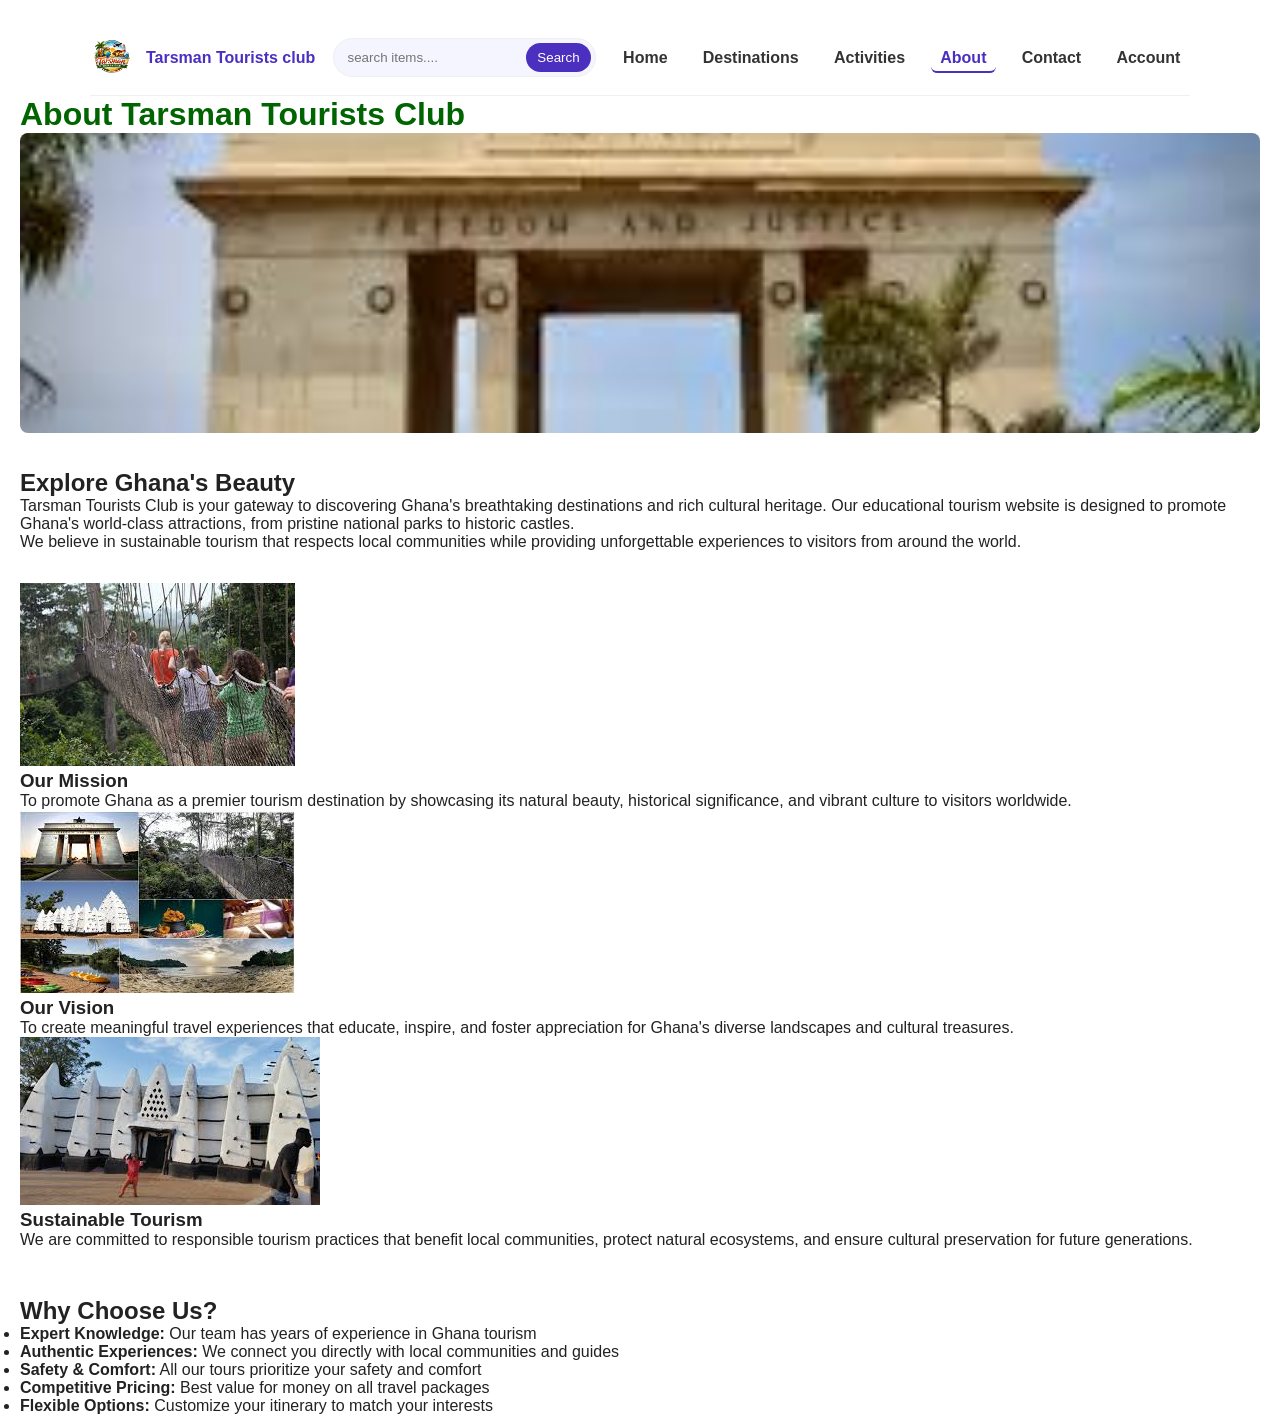
<file: about.html>
<!DOCTYPE html>
<html>
<head>
  <meta charset="UTF-8">
  <meta name="viewport" content="width=device-width, initial-scale=1.0">
  <title>About | Tarsman Tourists club</title>
  <link rel="stylesheet" href="css/style.css">

 <style>
    a {
            text-decoration: none;
        }
  </style>
</head>
<body>

<header>
  <div class="nav container">
    <a class="brand" href="index.html"><img src="IMAGE/tarsman tourism logo.png" alt="logo">Tarsman Tourists club</a>

    <div class="search">
      <input type="text" placeholder="search items....">
      <button type="submit">Search</button>
    </div>

    <ul class="ul">
      <li><a class="links" href="index.html">Home</a></li>
      <li><a class="links" href="destinations.htm">Destinations</a></li>
      <li><a class="links" href="activities.html">Activities</a></li>
      <li><a class="links active" href="about.html">About</a></li>
      <li><a class="links" href="contact.html">Contact</a></li>
      <li><a class="links" href="account.html">Account</a></li>
    </ul>

    <div class="hamburger">
      <span></span>
      <span></span>
      <span></span>
    </div>
  </div>
</header>

<h1>About Tarsman Tourists Club</h1>

<main>
  <div class="content-wrapper">
    <img src="IMAGE/independence ark.jpg" alt="Ghana Tourism" style="width: 100%; height: 300px; object-fit: cover; border-radius: 8px; margin-bottom: 2rem;">
    
    <h2>Explore Ghana's Beauty</h2>
    <p>
      Tarsman Tourists Club is your gateway to discovering Ghana's breathtaking destinations and rich cultural heritage. Our educational tourism website is designed to promote Ghana's world-class attractions, from pristine national parks to historic castles.
    </p>

    <p>
      We believe in sustainable tourism that respects local communities while providing unforgettable experiences to visitors from around the world.
    </p>
  </div>

  <div class="cards-grid" style="margin-top: 2rem;">
    <div class="card">
      <img src="IMAGE/download (2).jpg" alt="Our Mission">
      <h3>Our Mission</h3>
      <p>To promote Ghana as a premier tourism destination by showcasing its natural beauty, historical significance, and vibrant culture to visitors worldwide.</p>
    </div>

    <div class="card">
      <img src="IMAGE/download (4).jpg" alt="Our Vision">
      <h3>Our Vision</h3>
      <p>To create meaningful travel experiences that educate, inspire, and foster appreciation for Ghana's diverse landscapes and cultural treasures.</p>
    </div>

    <div class="card">
      <img src="IMAGE/Larabanga Mosque.jpg" alt="Our Values">
      <h3>Sustainable Tourism</h3>
      <p>We are committed to responsible tourism practices that benefit local communities, protect natural ecosystems, and ensure cultural preservation for future generations.</p>
    </div>
  </div>

  <div class="page-section" style="margin-top: 3rem;">
    <h2>Why Choose Us?</h2>
    <ul>
      <li><strong>Expert Knowledge:</strong> Our team has years of experience in Ghana tourism</li>
      <li><strong>Authentic Experiences:</strong> We connect you directly with local communities and guides</li>
      <li><strong>Safety & Comfort:</strong> All our tours prioritize your safety and comfort</li>
      <li><strong>Competitive Pricing:</strong> Best value for money on all travel packages</li>
      <li><strong>Flexible Options:</strong> Customize your itinerary to match your interests</li>
    </ul>
  </div>
</main>

</body>
</html>

<style>
    
    body {
  font-family: Arial, sans-serif;
  margin: 20px;
}

nav a {
  margin-right: 15px;
  text-decoration: none;
  font-weight: bold;
}

h1 {
  color: darkgreen;
}

</style>
</file>
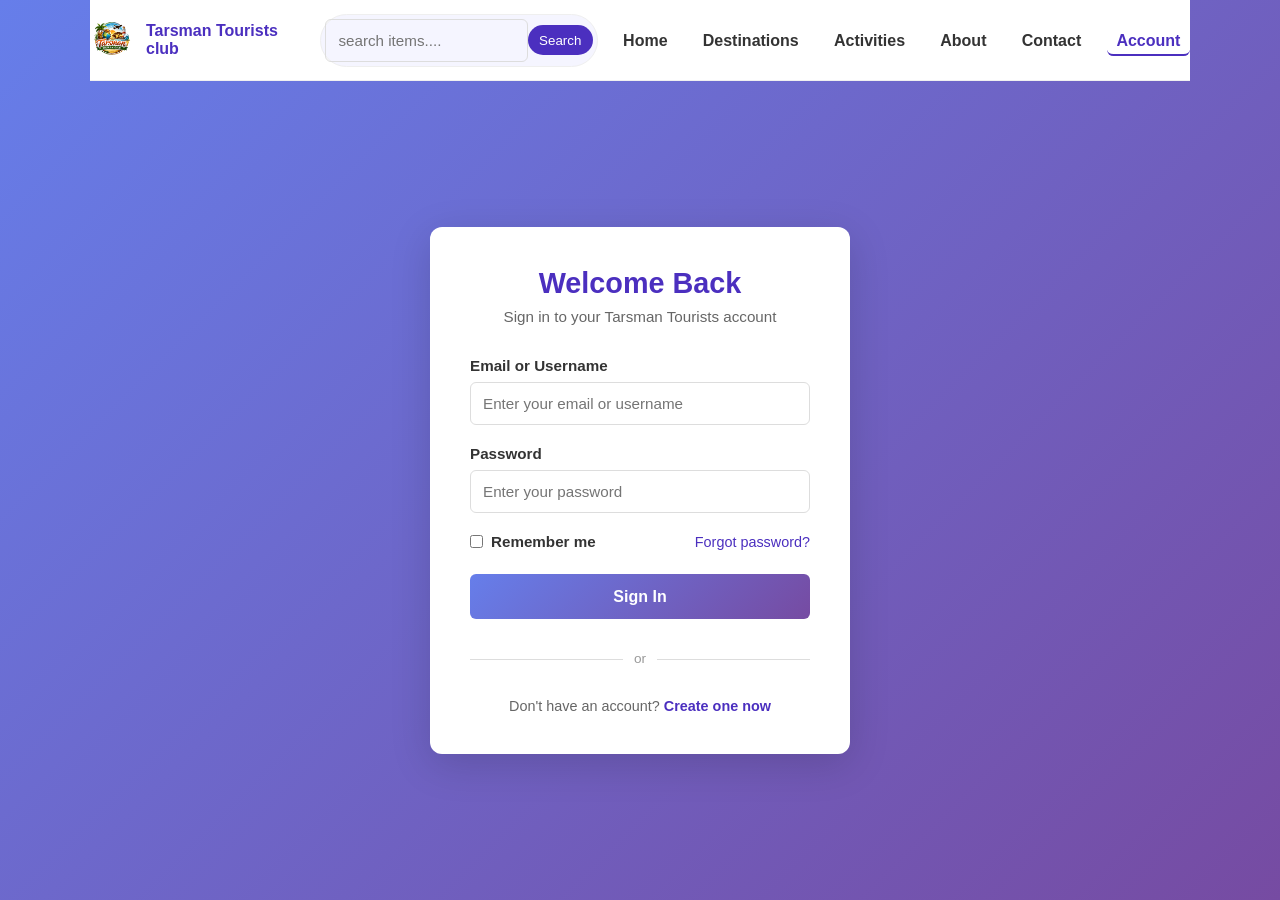
<file: account.html>
<!DOCTYPE html>
<html lang="en">
<head>
  <meta charset="UTF-8">
  <meta name="viewport" content="width=device-width, initial-scale=1.0">
  <title>Account | Tarsman Tourists club</title>
  <link rel="stylesheet" href="css/style.css">
  <style>
    a {
      text-decoration: none;
    }

    body {
      background: linear-gradient(135deg, #667eea 0%, #764ba2 100%);
      min-height: 100vh;
      display: flex;
      flex-direction: column;
    }

    main {
      flex: 1;
      display: flex;
      align-items: center;
      justify-content: center;
      padding: 2rem 1rem;
    }

    .login-container {
      background: #fff;
      border-radius: 12px;
      box-shadow: 0 10px 40px rgba(0, 0, 0, 0.15);
      width: 100%;
      max-width: 420px;
      padding: 2.5rem;
    }

    .login-header {
      text-align: center;
      margin-bottom: 2rem;
    }

    .login-header h1 {
      color: #4b2fbf;
      font-size: 1.8rem;
      margin-bottom: 0.5rem;
    }

    .login-header p {
      color: #666;
      font-size: 0.95rem;
    }

    .form-group {
      margin-bottom: 1.25rem;
    }

    label {
      display: block;
      margin-bottom: 0.5rem;
      color: #333;
      font-weight: 600;
      font-size: 0.95rem;
    }

    input[type="text"],
    input[type="email"],
    input[type="password"] {
      width: 100%;
      padding: 0.75rem;
      border: 1px solid #ddd;
      border-radius: 6px;
      font-size: 0.95rem;
      transition: border-color 0.2s ease, box-shadow 0.2s ease;
      font-family: 'Segoe UI', Tahoma, Geneva, Verdana, sans-serif;
    }

    input[type="text"]:focus,
    input[type="email"]:focus,
    input[type="password"]:focus {
      outline: none;
      border-color: #4b2fbf;
      box-shadow: 0 0 0 3px rgba(75, 47, 191, 0.1);
    }

    .form-actions {
      display: flex;
      justify-content: space-between;
      align-items: center;
      margin-bottom: 1.5rem;
      font-size: 0.9rem;
    }

    .form-actions a {
      color: #4b2fbf;
      text-decoration: none;
      transition: color 0.2s ease;
    }

    .form-actions a:hover {
      color: #764ba2;
      text-decoration: underline;
    }

    .checkbox-group {
      display: flex;
      align-items: center;
      gap: 0.5rem;
    }

    .checkbox-group input[type="checkbox"] {
      cursor: pointer;
    }

    .btn-login {
      width: 100%;
      padding: 0.85rem;
      background: linear-gradient(135deg, #667eea 0%, #764ba2 100%);
      color: #fff;
      border: none;
      border-radius: 6px;
      font-size: 1rem;
      font-weight: 600;
      cursor: pointer;
      transition: transform 0.2s ease, box-shadow 0.2s ease;
    }

    .btn-login:hover {
      transform: translateY(-2px);
      box-shadow: 0 8px 20px rgba(102, 126, 234, 0.4);
    }

    .btn-login:active {
      transform: translateY(0);
    }

    .divider {
      margin: 2rem 0;
      position: relative;
      text-align: center;
      color: #999;
      font-size: 0.85rem;
    }

    .divider::before,
    .divider::after {
      content: '';
      position: absolute;
      top: 50%;
      width: 45%;
      height: 1px;
      background: #ddd;
    }

    .divider::before {
      left: 0;
    }

    .divider::after {
      right: 0;
    }

    .signup-link {
      text-align: center;
      color: #666;
      font-size: 0.9rem;
    }

    .signup-link a {
      color: #4b2fbf;
      font-weight: 600;
      text-decoration: none;
      transition: color 0.2s ease;
    }

    .signup-link a:hover {
      color: #764ba2;
    }

    .error-message {
      background: #fee;
      color: #c33;
      padding: 0.75rem;
      border-radius: 6px;
      margin-bottom: 1.5rem;
      font-size: 0.9rem;
      display: none;
    }

    .error-message.show {
      display: block;
    }

    @media (max-width: 768px) {
      .login-container {
        padding: 2rem;
        margin: 0 1rem;
      }

      .login-header h1 {
        font-size: 1.5rem;
      }
    }

    @media (max-width: 420px) {
      .login-container {
        padding: 1.5rem;
        border-radius: 8px;
      }

      .login-header h1 {
        font-size: 1.3rem;
      }

      .btn-login {
        font-size: 0.95rem;
      }
    }
  </style>
</head>
<body>
  <header>
    <div class="nav container">
      <a class="brand" href="index.html"><img src="IMAGE/tarsman tourism logo.png" alt="logo">Tarsman Tourists club</a>

      <div class="search">
        <input type="text" placeholder="search items....">
        <button type="submit">Search</button>
      </div>

      <ul class="ul">
        <li><a class="links" href="index.html">Home</a></li>
        <li><a class="links" href="destinations.htm">Destinations</a></li>
        <li><a class="links" href="activities.html">Activities</a></li>
        <li><a class="links" href="about.html">About</a></li>
        <li><a class="links" href="contact.html">Contact</a></li>
        <li><a class="links active" href="account.html">Account</a></li>
      </ul>

      <div class="hamburger">
        <span></span>
        <span></span>
        <span></span>
      </div>
    </div>
  </header>

  <main>
    <div class="login-container">
      <div class="login-header">
        <h1>Welcome Back</h1>
        <p>Sign in to your Tarsman Tourists account</p>
      </div>

      <div class="error-message" id="errorMsg"></div>

      <form id="loginForm" action="index.html" method="get">
        <div class="form-group">
          <label for="email">Email or Username</label>
          <input type="text" id="email" name="email" placeholder="Enter your email or username" required>
        </div>

        <div class="form-group">
          <label for="password">Password</label>
          <input type="password" id="password" name="password" placeholder="Enter your password" required>
        </div>

        <div class="form-actions">
          <div class="checkbox-group">
            <input type="checkbox" id="remember" name="remember">
            <label for="remember" style="margin-bottom: 0;">Remember me</label>
          </div>
          <a href="#forgot">Forgot password?</a>
        </div>

        <button type="submit" class="btn-login">Sign In</button>
      </form>

      <div class="divider">or</div>

      <div class="signup-link">
        Don't have an account? <a href="#signup">Create one now</a>
      </div>
    </div>
  </main>

  <script src="js/nav.js"></script>
  <script>
    // Handle login form submission
    const loginForm = document.getElementById('loginForm');
    const errorMsg = document.getElementById('errorMsg');

    loginForm.addEventListener('submit', function (e) {
      e.preventDefault();

      const email = document.getElementById('email').value.trim();
      const password = document.getElementById('password').value.trim();

      // Simple validation
      if (!email || !password) {
        showError('Please fill in all fields');
        return;
      }

      if (password.length < 6) {
        showError('Password must be at least 6 characters');
        return;
      }

      // Simulate login (in real app, send to server)
      localStorage.setItem('userEmail', email);
      localStorage.setItem('isLoggedIn', 'true');

      alert('Login successful! Welcome ' + email);
      loginForm.reset();
      errorMsg.classList.remove('show');

      // Optionally redirect after small delay
      // setTimeout(() => window.location.href = 'index.html', 1000);
    });

    function showError(message) {
      errorMsg.textContent = message;
      errorMsg.classList.add('show');
      setTimeout(() => errorMsg.classList.remove('show'), 4000);
    }
  </script>
</body>
</html>
</file>
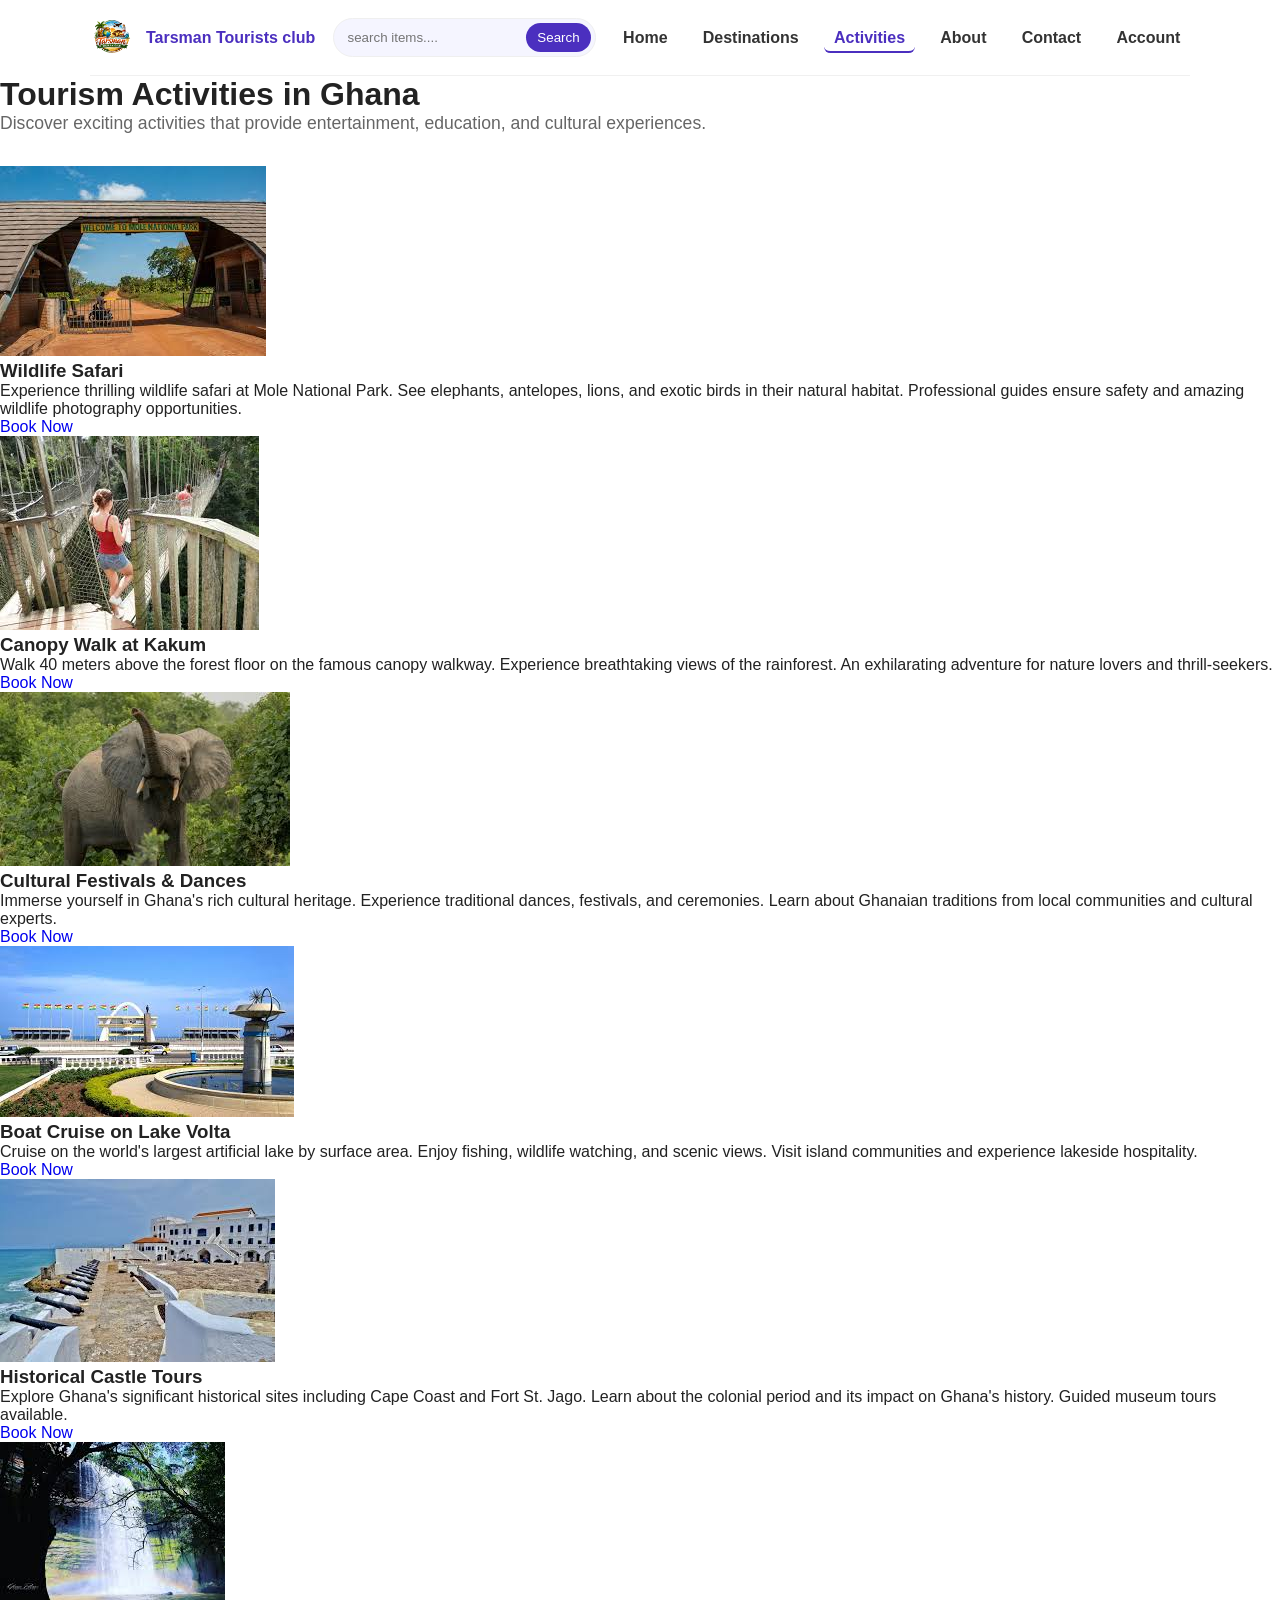
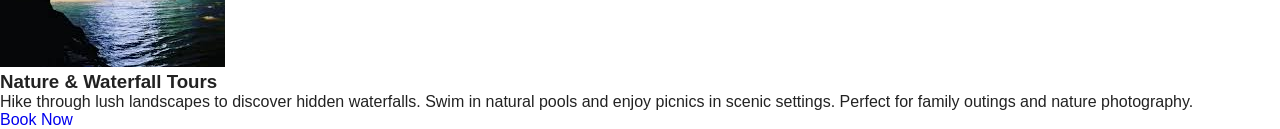
<file: activities.html>
<!DOCTYPE html>
<html>
<head>
  <meta charset="UTF-8">
  <meta name="viewport" content="width=device-width, initial-scale=1.0">
  <title>Activities | Tarsman Tourists club</title>
  <link rel="stylesheet" href="css/style.css">

  <style>
    a {
            text-decoration: none;
        }
  </style>
</head>
<body>
    
<header>
  <div class="nav container">
    <a class="brand" href="index.html"><img src="IMAGE/tarsman tourism logo.png" alt="logo">Tarsman Tourists club</a>

    <div class="search">
      <input type="text" placeholder="search items....">
      <button type="submit">Search</button>
    </div>

    <ul class="ul">
      <li><a class="links" href="index.html">Home</a></li>
      <li><a class="links" href="destinations.htm">Destinations</a></li>
      <li><a class="links active" href="activities.html">Activities</a></li>
      <li><a class="links" href="about.html">About</a></li>
      <li><a class="links" href="contact.html">Contact</a></li>
      <li><a class="links" href="account.html">Account</a></li>
    </ul>

    <div class="hamburger">
      <span></span>
      <span></span>
      <span></span>
    </div>
  </div>
</header>

<main>
  <h1>Tourism Activities in Ghana</h1>
  
  <p style="font-size: 1.1rem; color: #666; margin-bottom: 2rem;">
    Discover exciting activities that provide entertainment, education, and cultural experiences.
  </p>

  <div class="cards-grid">
    <div class="card">
      <img src="IMAGE/mole park.jpg" alt="Wildlife Safari">
      <h3>Wildlife Safari</h3>
      <p>Experience thrilling wildlife safari at Mole National Park. See elephants, antelopes, lions, and exotic birds in their natural habitat. Professional guides ensure safety and amazing wildlife photography opportunities.</p>
      <a href="#" class="btn">Book Now</a>
    </div>

    <div class="card">
      <img src="IMAGE/kakum 1.jpg" alt="Canopy Walk">
      <h3>Canopy Walk at Kakum</h3>
      <p>Walk 40 meters above the forest floor on the famous canopy walkway. Experience breathtaking views of the rainforest. An exhilarating adventure for nature lovers and thrill-seekers.</p>
      <a href="#" class="btn">Book Now</a>
    </div>

    <div class="card">
      <img src="IMAGE/download (6).jpg" alt="Cultural Festivals">
      <h3>Cultural Festivals & Dances</h3>
      <p>Immerse yourself in Ghana's rich cultural heritage. Experience traditional dances, festivals, and ceremonies. Learn about Ghanaian traditions from local communities and cultural experts.</p>
      <a href="#" class="btn">Book Now</a>
    </div>

    <div class="card">
      <img src="IMAGE/download (7).jpg" alt="Boat Cruise">
      <h3>Boat Cruise on Lake Volta</h3>
      <p>Cruise on the world's largest artificial lake by surface area. Enjoy fishing, wildlife watching, and scenic views. Visit island communities and experience lakeside hospitality.</p>
      <a href="#" class="btn">Book Now</a>
    </div>

    <div class="card">
      <img src="IMAGE/cape coast castle 1.jpg" alt="Historical Tours">
      <h3>Historical Castle Tours</h3>
      <p>Explore Ghana's significant historical sites including Cape Coast and Fort St. Jago. Learn about the colonial period and its impact on Ghana's history. Guided museum tours available.</p>
      <a href="#" class="btn">Book Now</a>
    </div>

    <div class="card">
      <img src="IMAGE/boti falls 2.jpg" alt="Nature Experience">
      <h3>Nature & Waterfall Tours</h3>
      <p>Hike through lush landscapes to discover hidden waterfalls. Swim in natural pools and enjoy picnics in scenic settings. Perfect for family outings and nature photography.</p>
      <a href="#" class="btn">Book Now</a>
    </div>
  </div>
</main>

</body>
  <script src="js/nav.js"></script>
</body>
</html>
</file>
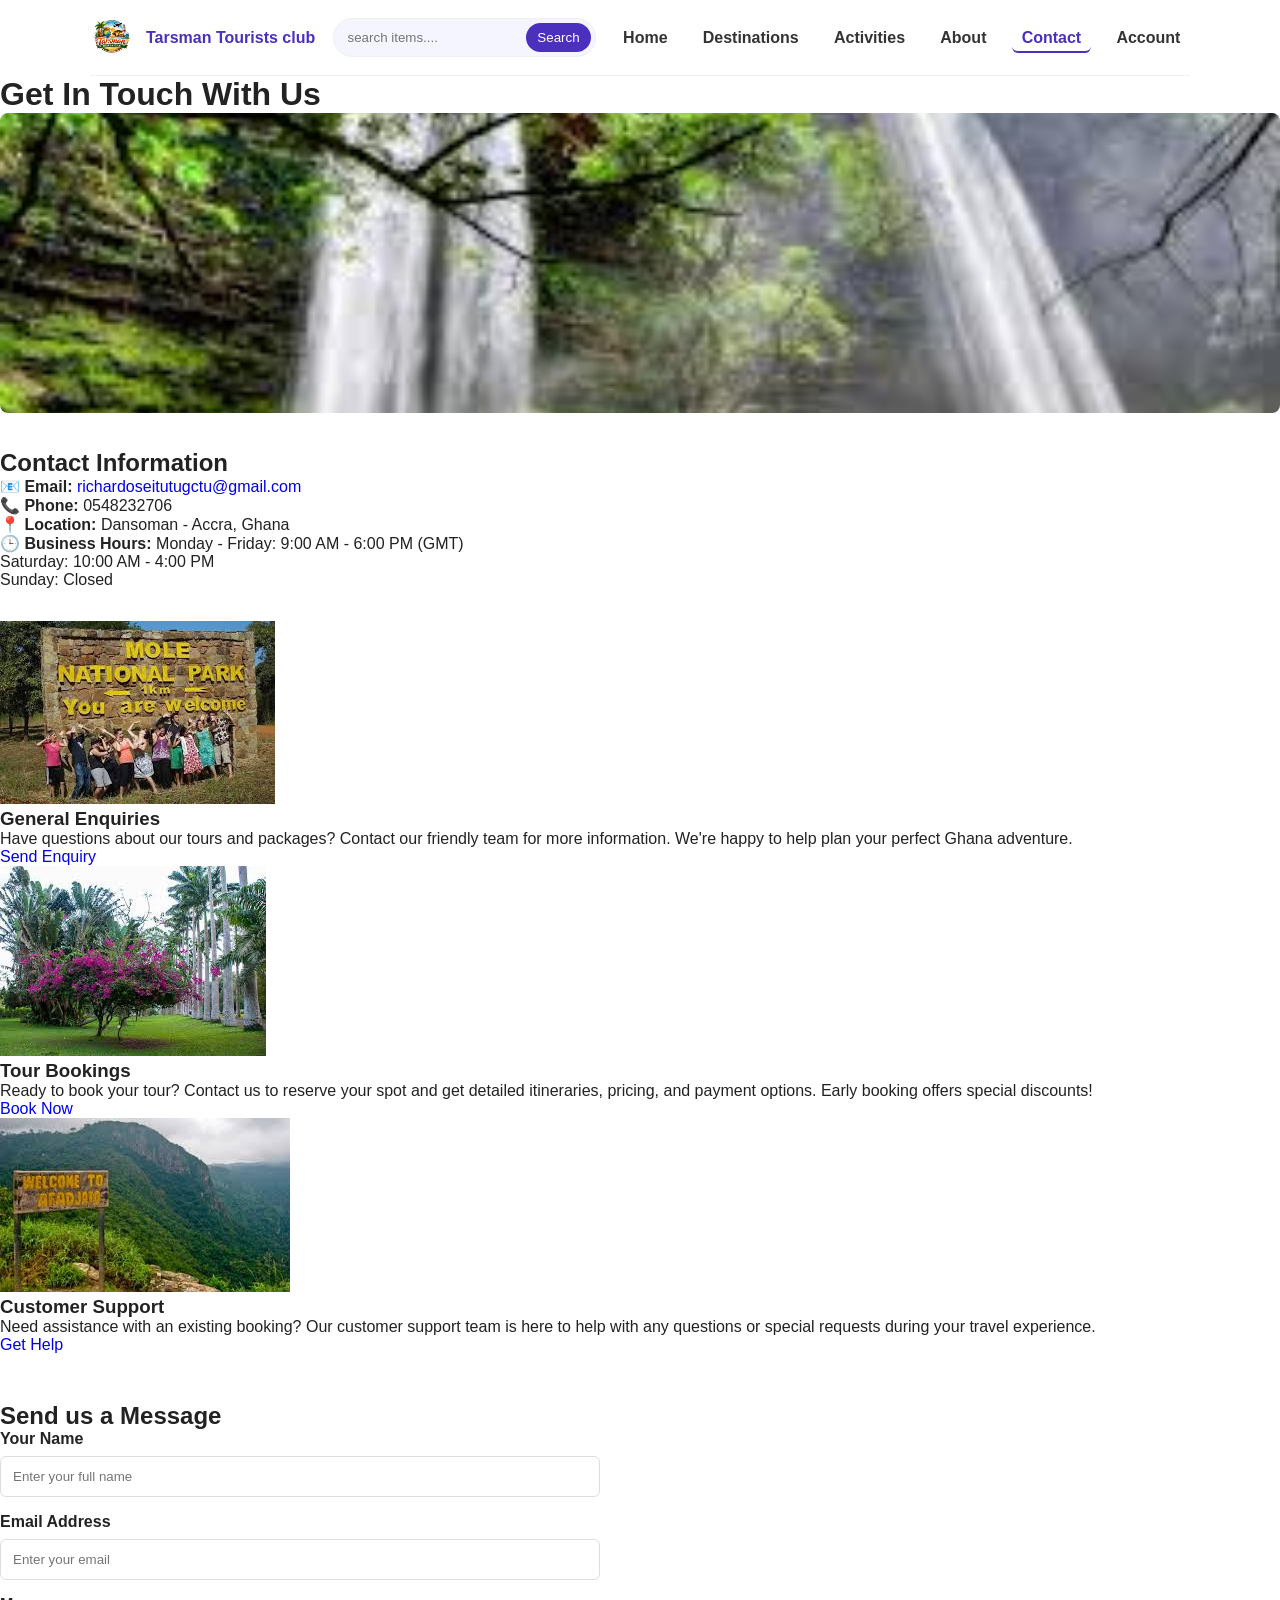
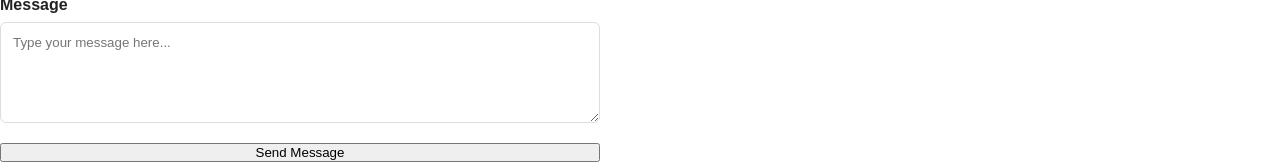
<file: contact.html>
<!DOCTYPE html>
<html>
<head>
  <meta charset="UTF-8">
  <meta name="viewport" content="width=device-width, initial-scale=1.0">
  <title>Contact | Tarsman Tourists club</title>
  <link rel="stylesheet" href="css/style.css">
  <style>
    a {
            text-decoration: none;
        }
  </style>
  
</head>
<body>

<header>
  <div class="nav container">
    <a class="brand" href="index.html"><img src="IMAGE/tarsman tourism logo.png" alt="logo">Tarsman Tourists club</a>

    <div class="search">
      <input type="text" placeholder="search items....">
      <button type="submit">Search</button>
    </div>

    <ul class="ul">
      <li><a class="links" href="index.html">Home</a></li>
      <li><a class="links" href="destinations.htm">Destinations</a></li>
      <li><a class="links" href="activities.html">Activities</a></li>
      <li><a class="links" href="about.html">About</a></li>
      <li><a class="links active" href="contact.html">Contact</a></li>
      <li><a class="links" href="account.html">Account</a></li>
    </ul>

    <div class="hamburger">
      <span></span>
      <span></span>
      <span></span>
    </div>
  </div>
</header>

<main>
  <h1>Get In Touch With Us</h1>

  <div class="content-wrapper">
    <img src="IMAGE/download (9).jpg" alt="Contact Us" style="width: 100%; height: 300px; object-fit: cover; border-radius: 8px; margin-bottom: 2rem;">
    
    <h2>Contact Information</h2>
    
    <div class="contact-info">
      <div class="contact-item">
        <strong>📧 Email:</strong>
        <a href="mailto:richardoseitutugctu@gmail.com">richardoseitutugctu@gmail.com</a>
      </div>
      
      <div class="contact-item">
        <strong>📞 Phone:</strong>
        <span>0548232706</span>
      </div>
      
      <div class="contact-item">
        <strong>📍 Location:</strong>
        <span>Dansoman - Accra, Ghana</span>
      </div>
      
      <div class="contact-item">
        <strong>🕒 Business Hours:</strong>
        <span>Monday - Friday: 9:00 AM - 6:00 PM (GMT)<br>Saturday: 10:00 AM - 4:00 PM<br>Sunday: Closed</span>
      </div>
    </div>
  </div>

  <div class="cards-grid" style="margin-top: 2rem;">
    <div class="card">
      <img src="IMAGE/mole2.jpg" alt="Enquiries">
      <h3>General Enquiries</h3>
      <p>Have questions about our tours and packages? Contact our friendly team for more information. We're happy to help plan your perfect Ghana adventure.</p>
      <a href="mailto:richardoseitutugctu@gmail.com" class="btn">Send Enquiry</a>
    </div>

    <div class="card">
      <img src="IMAGE/aburi gardens 2.jpg" alt="Bookings">
      <h3>Tour Bookings</h3>
      <p>Ready to book your tour? Contact us to reserve your spot and get detailed itineraries, pricing, and payment options. Early booking offers special discounts!</p>
      <a href="mailto:richardoseitutugctu@gmail.com" class="btn">Book Now</a>
    </div>

    <div class="card">
      <img src="IMAGE/afajato.jpg" alt="Support">
      <h3>Customer Support</h3>
      <p>Need assistance with an existing booking? Our customer support team is here to help with any questions or special requests during your travel experience.</p>
      <a href="#" class="btn">Get Help</a>
    </div>
  </div>

  <div class="page-section" style="margin-top: 3rem;">
    <h2>Send us a Message</h2>
    <form style="display: grid; gap: 1rem; max-width: 600px;">
      <div>
        <label for="name" style="display: block; margin-bottom: 0.5rem; font-weight: 600;">Your Name</label>
        <input type="text" id="name" name="name" placeholder="Enter your full name" style="width: 100%; padding: 0.75rem; border: 1px solid #ddd; border-radius: 6px; font-family: inherit;">
      </div>
      <div>
        <label for="email" style="display: block; margin-bottom: 0.5rem; font-weight: 600;">Email Address</label>
        <input type="email" id="email" name="email" placeholder="Enter your email" style="width: 100%; padding: 0.75rem; border: 1px solid #ddd; border-radius: 6px; font-family: inherit;">
      </div>
      <div>
        <label for="message" style="display: block; margin-bottom: 0.5rem; font-weight: 600;">Message</label>
        <textarea id="message" name="message" rows="5" placeholder="Type your message here..." style="width: 100%; padding: 0.75rem; border: 1px solid #ddd; border-radius: 6px; font-family: inherit; resize: vertical;"></textarea>
      </div>
      <button type="submit" class="btn">Send Message</button>
    </form>
  </div>
</main>

  <script src="js/nav.js"></script>
</body>
</html>
</file>
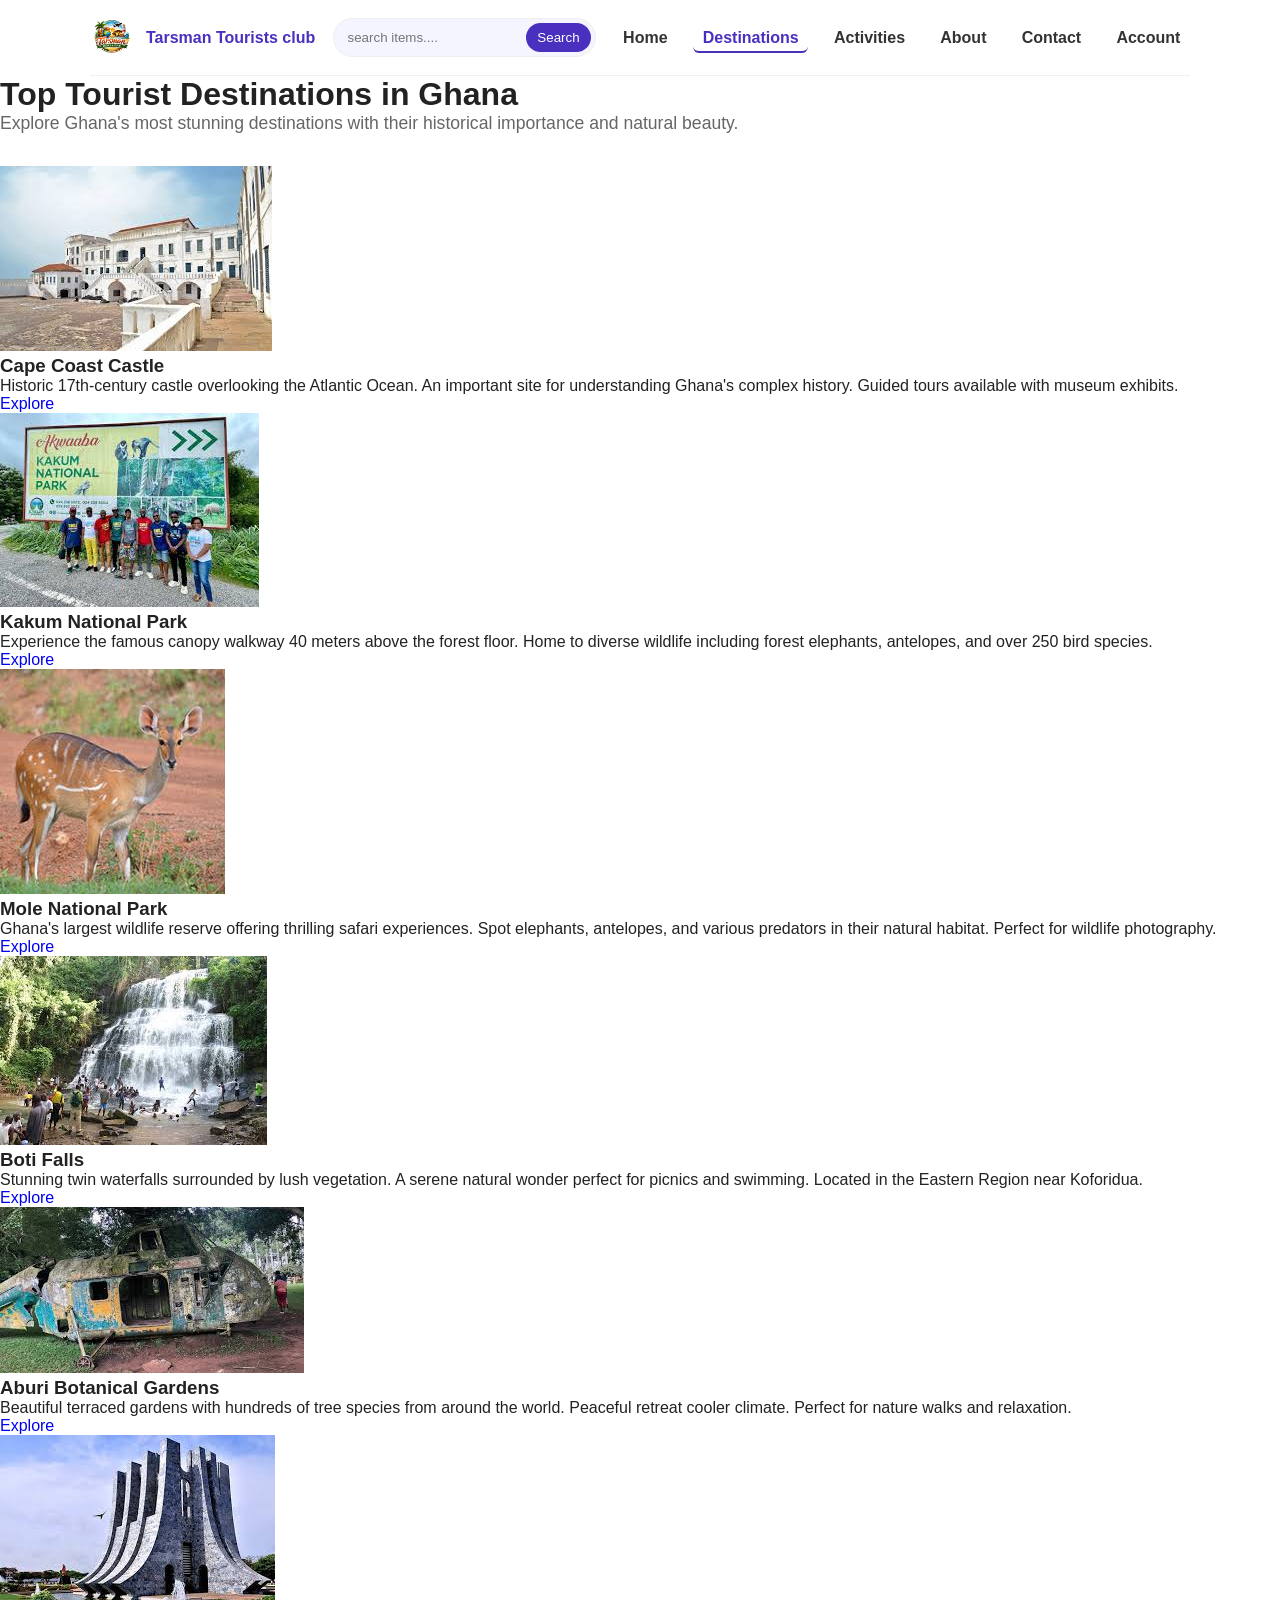
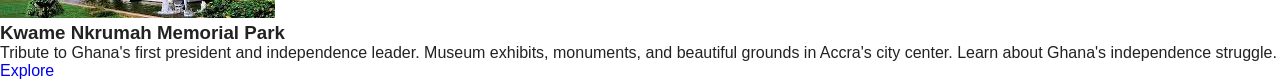
<file: destinations.htm>
<!DOCTYPE html>
<html>
<head>
  <meta charset="UTF-8">
  <meta name="viewport" content="width=device-width, initial-scale=1.0">
  <title>Destinations | Tarsman Tourists club</title>
  <link rel="stylesheet" href="css/style.css">

  <style>
    a {
            text-decoration: none;
        }
  </style>
</head>
<body>

<header>
  <div class="nav container">
    <a class="brand" href="index.html"><img src="IMAGE/tarsman tourism logo.png" alt="logo">Tarsman Tourists club</a>

    <div class="search">
      <input type="text" placeholder="search items....">
      <button type="submit">Search</button>
    </div>

    <ul class="ul">
      <li><a class="links" href="index.html">Home</a></li>
      <li><a class="links active" href="destinations.htm">Destinations</a></li>
      <li><a class="links" href="activities.html">Activities</a></li>
      <li><a class="links" href="about.html">About</a></li>
      <li><a class="links" href="contact.html">Contact</a></li>
      <li><a class="links" href="account.html">Account</a></li>
    </ul>

    <div class="hamburger">
      <span></span>
      <span></span>
      <span></span>
    </div>
  </div>
</header>

<main>
  <h1>Top Tourist Destinations in Ghana</h1>
  
  <p style="font-size: 1.1rem; color: #666; margin-bottom: 2rem;">
    Explore Ghana's most stunning destinations with their historical importance and natural beauty.
  </p>

  <div class="cards-grid">
    <div class="card">
      <img src="IMAGE/cape coast castle.jpg" alt="Cape Coast Castle">
      <h3>Cape Coast Castle</h3>
      <p>Historic 17th-century castle overlooking the Atlantic Ocean. An important site for understanding Ghana's complex history. Guided tours available with museum exhibits.</p>
      <a href="#" class="btn">Explore</a>
    </div>

    <div class="card">
      <img src="IMAGE/kakum national park.jpg" alt="Kakum National Park">
      <h3>Kakum National Park</h3>
      <p>Experience the famous canopy walkway 40 meters above the forest floor. Home to diverse wildlife including forest elephants, antelopes, and over 250 bird species.</p>
      <a href="#" class="btn">Explore</a>
    </div>

    <div class="card">
      <img src="IMAGE/mole park 4.jpg" alt="Mole National Park">
      <h3>Mole National Park</h3>
      <p>Ghana's largest wildlife reserve offering thrilling safari experiences. Spot elephants, antelopes, and various predators in their natural habitat. Perfect for wildlife photography.</p>
      <a href="#" class="btn">Explore</a>
    </div>

    <div class="card">
      <img src="IMAGE/boti falls.jpg" alt="Boti Falls">
      <h3>Boti Falls</h3>
      <p>Stunning twin waterfalls surrounded by lush vegetation. A serene natural wonder perfect for picnics and swimming. Located in the Eastern Region near Koforidua.</p>
      <a href="#" class="btn">Explore</a>
    </div>

    <div class="card">
      <img src="IMAGE/aburi gardens.jpg" alt="Aburi Botanical Gardens">
      <h3>Aburi Botanical Gardens</h3>
      <p>Beautiful terraced gardens with hundreds of tree species from around the world. Peaceful retreat cooler climate. Perfect for nature walks and relaxation.</p>
      <a href="#" class="btn">Explore</a>
    </div>

    <div class="card">
      <img src="IMAGE/K N museleum.jpg" alt="Kwame Nkrumah Memorial Park">
      <h3>Kwame Nkrumah Memorial Park</h3>
      <p>Tribute to Ghana's first president and independence leader. Museum exhibits, monuments, and beautiful grounds in Accra's city center. Learn about Ghana's independence struggle.</p>
      <a href="#" class="btn">Explore</a>
    </div>
  </div>
</main>

  <script src="js/nav.js"></script>
</body>
</html>
</file>
<file: css/style.css>
/* Professional responsive navbar styles */
*{box-sizing:border-box;margin:0;padding:0}
html,body{height:100%;font-family:'Segoe UI', Tahoma, Geneva, Verdana, sans-serif;color:#222}

.container{max-width:1100px;margin:0 auto;padding:0 1rem}

.nav{display:flex;align-items:center;justify-content:space-between;gap:1rem;padding:.85rem 0;background:#fff;position:relative;border-bottom:1px solid rgba(0,0,0,0.06)}
.nav.container{padding-left:0;padding-right:0}
.nav .brand{display:flex;align-items:center;gap:.75rem;font-weight:800;color:#4b2fbf}
.brand img{height:48px;width:auto;display:block}
.brand small{display:block;font-size:.75rem;color:#666}

.search{display:flex;align-items:center;background:#f5f5ff;padding:.25rem;border-radius:999px;border:1px solid #efefef}
.search input{border:0;background:transparent;padding:.45rem .6rem;min-width:160px}
.search button{background:#4b2fbf;color:#fff;border:0;padding:.45rem .7rem;border-radius:999px;cursor:pointer}

.ul{display:flex;gap:1rem;align-items:center;list-style:none;transition:all .28s ease;}
.links{color:#333;padding:.35rem .6rem;border-radius:.4rem;font-weight:600;transition:all .18s ease}
.links:hover{background:#4b2fbf;color:#fff}
.links.active{color:#4b2fbf;border-bottom:2px solid #4b2fbf}

.hamburger{display:none;flex-direction:column;gap:5px;cursor:pointer;padding:.5rem;background:#f5f5ff;border-radius:8px;border:1px solid #efefef;transition:all .2s ease}
.hamburger:hover{background:#e8e8f5;transform:scale(1.05)}
.hamburger span{height:3px;width:22px;background:#333;border-radius:2px;display:block;transition:all .3s ease}

/* Mobile menu (hidden by default). JS toggles the .open class on .ul */
.ul.open{display:flex;flex-direction:column;position:absolute;top:100%;left:0;right:0;background:#fff;padding:1rem;border-bottom-left-radius:8px;border-bottom-right-radius:8px;box-shadow:0 6px 18px rgba(29,31,35,.08);z-index:1000}
.ul.open .links{padding:.65rem 1rem;display:block;width:100%}

/* Sticky shadow when scrolling (optional utility) */
.nav.sticky{box-shadow:0 6px 18px rgba(29,31,35,.06)}

/* Responsive adjustments */
@media (max-width:900px){
  .search input{min-width:110px}
}

@media (max-width:768px){
  .search{display:none}
  .ul{display:none}
  .ul.open{display:flex}
  .hamburger{display:flex}
  .brand img{height:40px}
}

@media (max-width:420px){
  .brand{font-size:.95rem}
}

/* Hero and content utilities */
.hero{min-height:60vh;display:flex;align-items:center;justify-content:center;padding:2rem}
.content h1{font-size:2.5rem;color:#c11;margin-bottom:.5rem}
.content p{font-size:1.05rem;color:#111}
</file>
